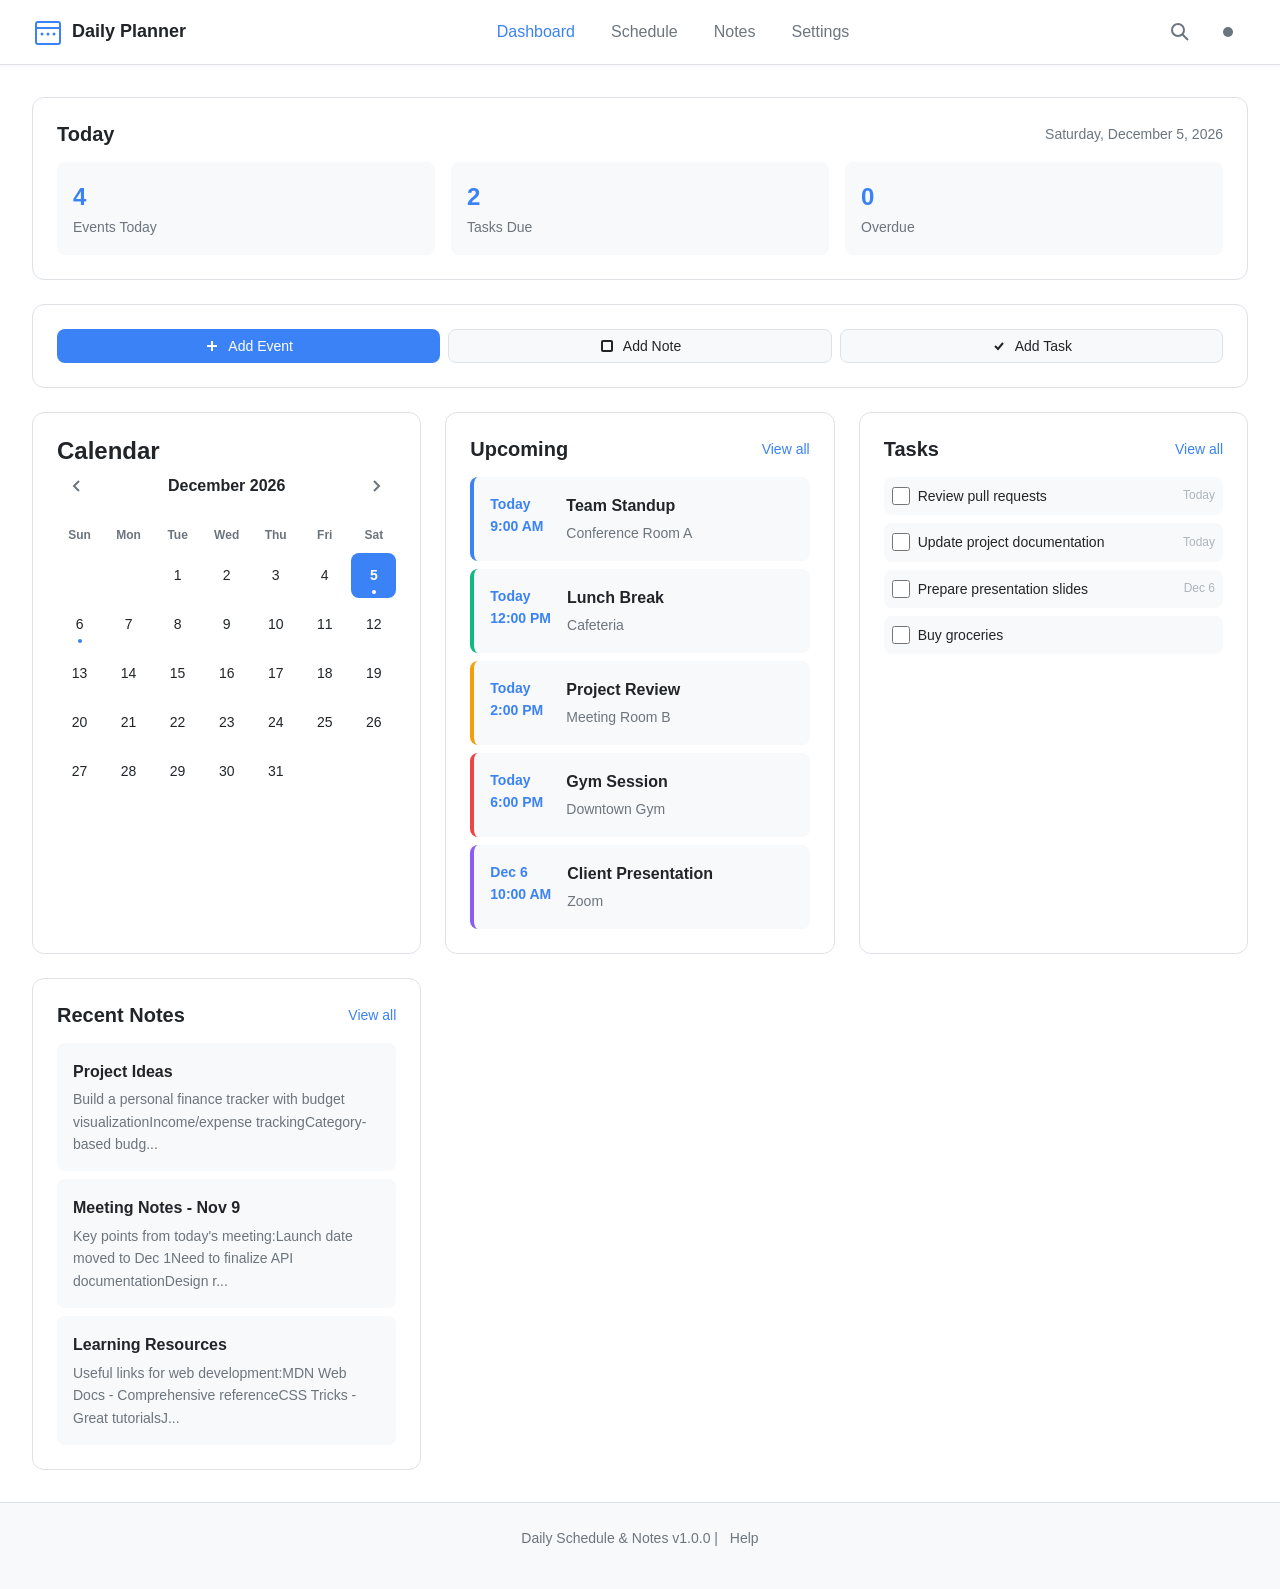
<file: index.html>
<!DOCTYPE html>
<html lang="en">
  <head>
    <meta charset="UTF-8" />
    <meta name="viewport" content="width=device-width, initial-scale=1.0" />
    <meta
      name="description"
      content="Daily Schedule & Notes - Your personal organizer"
    />
    <title>Dashboard - Daily Schedule & Notes</title>
    <link rel="stylesheet" href="assets/css/base.css" />
    <link rel="stylesheet" href="assets/css/theme.css" />
    <link rel="stylesheet" href="assets/css/components.css" />
    <link rel="stylesheet" href="assets/css/pages.css" />
  </head>
  <body>
    <!--
    DAILY SCHEDULE & NOTES v1.0.0
    
    FEATURES:
    - Multi-page personal organizer with events, notes, and tasks
    - Fully offline with localStorage persistence
    - Responsive design (mobile-first, 360px to desktop)
    - WCAG 2.1 AA accessibility compliance
    - Keyboard navigation (Tab, Shift+Tab, Enter, Esc, Arrow keys)
    
    KEYBOARD SHORTCUTS:
    - Ctrl/Cmd + K: Global search
    - Ctrl/Cmd + N: New event/note (contextual)
    - Esc: Close modal/dialog
    - Tab/Shift+Tab: Navigate elements
    - Arrow keys: Navigate calendar days/weeks
    - Space: Toggle checkboxes
    - Enter: Confirm/submit forms
  -->

    <!-- Header with Navigation -->
    <header class="header" role="banner">
      <div class="header-content">
        <div class="logo">
          <svg
            class="logo-icon"
            width="32"
            height="32"
            viewBox="0 0 32 32"
            aria-hidden="true"
          >
            <rect
              x="4"
              y="6"
              width="24"
              height="22"
              rx="2"
              fill="none"
              stroke="currentColor"
              stroke-width="2"
            />
            <line
              x1="4"
              y1="12"
              x2="28"
              y2="12"
              stroke="currentColor"
              stroke-width="2"
            />
            <circle cx="10" cy="18" r="1.5" fill="currentColor" />
            <circle cx="16" cy="18" r="1.5" fill="currentColor" />
            <circle cx="22" cy="18" r="1.5" fill="currentColor" />
          </svg>
          <h1 class="logo-text">Daily Planner</h1>
        </div>

        <nav class="main-nav" role="navigation" aria-label="Main navigation">
          <a href="index.html" class="nav-link active" aria-current="page"
            >Dashboard</a
          >
          <a href="schedule.html" class="nav-link">Schedule</a>
          <a href="notes.html" class="nav-link">Notes</a>
          <a href="settings.html" class="nav-link">Settings</a>
        </nav>

        <div class="header-actions">
          <button
            class="btn-icon"
            id="searchBtn"
            aria-label="Search"
            title="Search (Ctrl+K)"
          >
            <svg width="20" height="20" viewBox="0 0 20 20" aria-hidden="true">
              <circle
                cx="8"
                cy="8"
                r="6"
                fill="none"
                stroke="currentColor"
                stroke-width="2"
              />
              <line
                x1="12.5"
                y1="12.5"
                x2="18"
                y2="18"
                stroke="currentColor"
                stroke-width="2"
              />
            </svg>
          </button>
          <button
            class="btn-icon"
            id="themeToggle"
            aria-label="Toggle theme"
            title="Toggle dark mode"
          >
            <svg width="20" height="20" viewBox="0 0 20 20" aria-hidden="true">
              <circle cx="10" cy="10" r="5" fill="currentColor" />
            </svg>
          </button>
        </div>
      </div>
    </header>

    <!-- Main Content -->
    <main class="main-content" role="main">
      <div class="dashboard-container">
        <!-- Today's Summary -->
        <section class="dashboard-section" aria-labelledby="today-heading">
          <div class="section-header">
            <h2 id="today-heading">Today</h2>
            <p class="today-date" id="todayDate"></p>
          </div>
          <div class="today-summary" id="todaySummary">
            <!-- Populated by JS -->
          </div>
        </section>

        <!-- Quick Add Section -->
        <section
          class="dashboard-section quick-add-section"
          aria-labelledby="quick-add-heading"
        >
          <h2 id="quick-add-heading" class="sr-only">Quick add</h2>
          <div class="quick-add-buttons">
            <button class="btn btn-primary" id="quickAddEvent">
              <svg
                width="16"
                height="16"
                viewBox="0 0 16 16"
                aria-hidden="true"
              >
                <line
                  x1="8"
                  y1="3"
                  x2="8"
                  y2="13"
                  stroke="currentColor"
                  stroke-width="2"
                />
                <line
                  x1="3"
                  y1="8"
                  x2="13"
                  y2="8"
                  stroke="currentColor"
                  stroke-width="2"
                />
              </svg>
              Add Event
            </button>
            <button class="btn btn-secondary" id="quickAddNote">
              <svg
                width="16"
                height="16"
                viewBox="0 0 16 16"
                aria-hidden="true"
              >
                <rect
                  x="3"
                  y="3"
                  width="10"
                  height="10"
                  rx="1"
                  fill="none"
                  stroke="currentColor"
                  stroke-width="2"
                />
              </svg>
              Add Note
            </button>
            <button class="btn btn-secondary" id="quickAddTask">
              <svg
                width="16"
                height="16"
                viewBox="0 0 16 16"
                aria-hidden="true"
              >
                <polyline
                  points="4,8 7,11 12,5"
                  fill="none"
                  stroke="currentColor"
                  stroke-width="2"
                />
              </svg>
              Add Task
            </button>
          </div>
        </section>

        <!-- Mini Calendar -->
        <section class="dashboard-section" aria-labelledby="calendar-heading">
          <h2 id="calendar-heading">Calendar</h2>
          <div class="mini-calendar" id="miniCalendar">
            <!-- Populated by JS -->
          </div>
        </section>

        <!-- Upcoming Events -->
        <section class="dashboard-section" aria-labelledby="upcoming-heading">
          <div class="section-header">
            <h2 id="upcoming-heading">Upcoming</h2>
            <a href="schedule.html" class="link-text">View all</a>
          </div>
          <div class="upcoming-list" id="upcomingList">
            <!-- Populated by JS -->
          </div>
        </section>

        <!-- Tasks Overview -->
        <section class="dashboard-section" aria-labelledby="tasks-heading">
          <div class="section-header">
            <h2 id="tasks-heading">Tasks</h2>
            <a href="notes.html?tab=tasks" class="link-text">View all</a>
          </div>
          <div class="tasks-preview" id="tasksPreview">
            <!-- Populated by JS -->
          </div>
        </section>

        <!-- Recent Notes -->
        <section class="dashboard-section" aria-labelledby="notes-heading">
          <div class="section-header">
            <h2 id="notes-heading">Recent Notes</h2>
            <a href="notes.html" class="link-text">View all</a>
          </div>
          <div class="notes-preview" id="notesPreview">
            <!-- Populated by JS -->
          </div>
        </section>
      </div>
    </main>

    <!-- Footer -->
    <footer class="footer" role="contentinfo">
      <p>
        Daily Schedule & Notes v1.0.0 |
        <a href="#help" class="footer-link">Help</a>
      </p>
    </footer>

    <!-- Mobile Bottom Nav -->
    <nav class="mobile-nav" role="navigation" aria-label="Mobile navigation">
      <a href="index.html" class="mobile-nav-item active" aria-current="page">
        <svg width="24" height="24" viewBox="0 0 24 24" aria-hidden="true">
          <path
            d="M3 9l9-7 9 7v11a2 2 0 0 1-2 2H5a2 2 0 0 1-2-2z"
            fill="none"
            stroke="currentColor"
            stroke-width="2"
          />
        </svg>
        <span>Home</span>
      </a>
      <a href="schedule.html" class="mobile-nav-item">
        <svg width="24" height="24" viewBox="0 0 24 24" aria-hidden="true">
          <rect
            x="3"
            y="4"
            width="18"
            height="18"
            rx="2"
            fill="none"
            stroke="currentColor"
            stroke-width="2"
          />
          <line
            x1="3"
            y1="10"
            x2="21"
            y2="10"
            stroke="currentColor"
            stroke-width="2"
          />
        </svg>
        <span>Schedule</span>
      </a>
      <a href="notes.html" class="mobile-nav-item">
        <svg width="24" height="24" viewBox="0 0 24 24" aria-hidden="true">
          <path
            d="M14 2H6a2 2 0 0 0-2 2v16a2 2 0 0 0 2 2h12a2 2 0 0 0 2-2V8z"
            fill="none"
            stroke="currentColor"
            stroke-width="2"
          />
          <polyline
            points="14,2 14,8 20,8"
            fill="none"
            stroke="currentColor"
            stroke-width="2"
          />
        </svg>
        <span>Notes</span>
      </a>
      <a href="settings.html" class="mobile-nav-item">
        <svg width="24" height="24" viewBox="0 0 24 24" aria-hidden="true">
          <circle
            cx="12"
            cy="12"
            r="3"
            fill="none"
            stroke="currentColor"
            stroke-width="2"
          />
          <path
            d="M12 1v6m0 6v10M1 12h6m6 0h10"
            stroke="currentColor"
            stroke-width="2"
          />
        </svg>
        <span>Settings</span>
      </a>
    </nav>

    <!-- Toast Container -->
    <div
      id="toastContainer"
      class="toast-container"
      role="status"
      aria-live="polite"
      aria-atomic="true"
    ></div>

    <!-- Modal Container -->
    <div id="modalContainer"></div>

    <!-- Scripts -->
    <script type="module" src="assets/js/main.js"></script>
  </body>
</html>
</file>
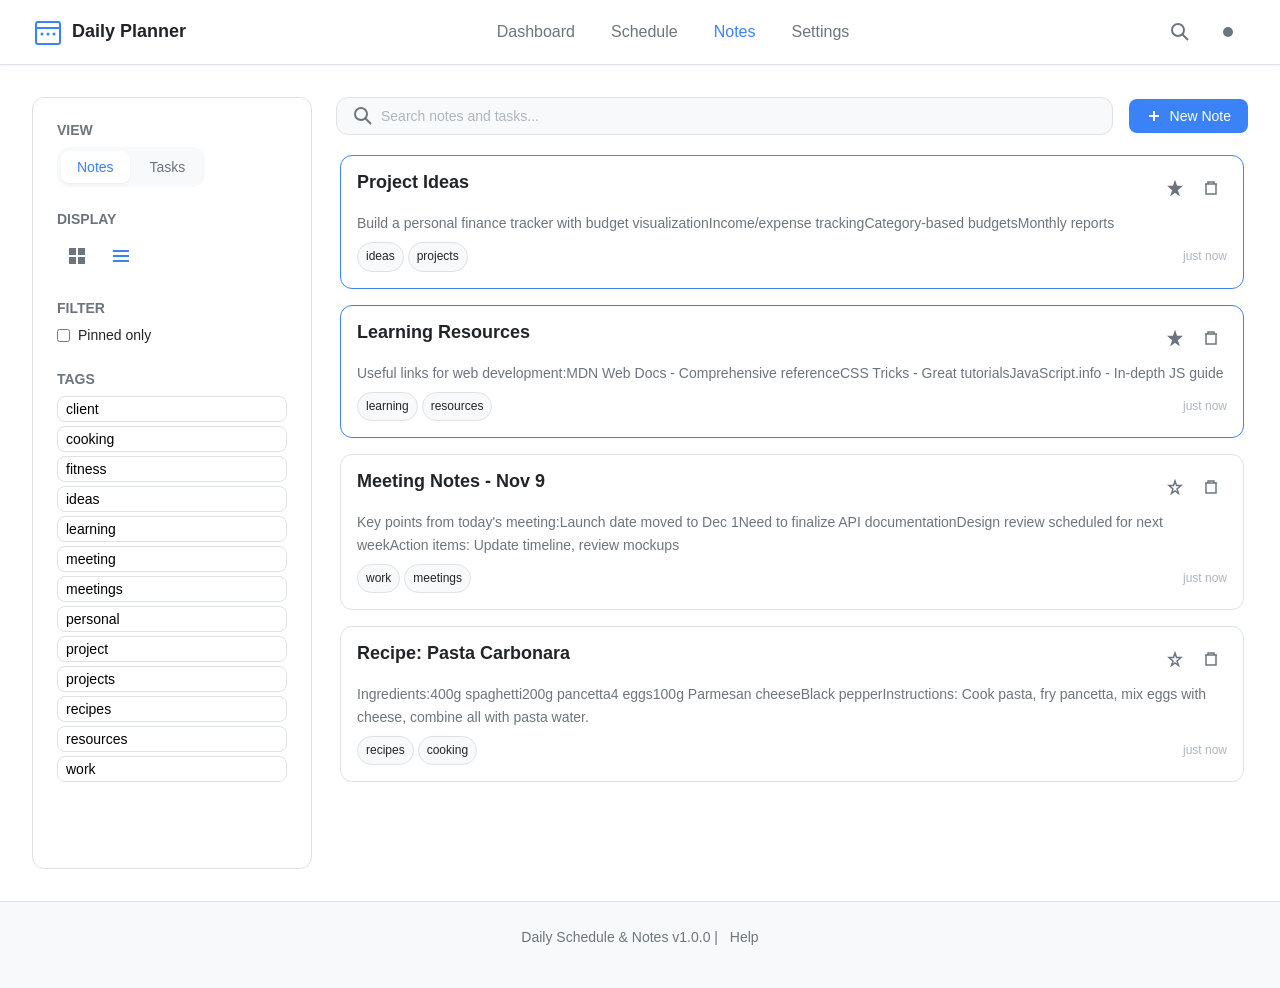
<file: notes.html>
<!DOCTYPE html>
<html lang="en">
  <head>
    <meta charset="UTF-8" />
    <meta name="viewport" content="width=device-width, initial-scale=1.0" />
    <meta name="description" content="Notes and tasks manager" />
    <title>Notes - Daily Schedule & Notes</title>
    <link rel="stylesheet" href="assets/css/base.css" />
    <link rel="stylesheet" href="assets/css/theme.css" />
    <link rel="stylesheet" href="assets/css/components.css" />
    <link rel="stylesheet" href="assets/css/pages.css" />
  </head>
  <body>
    <header class="header" role="banner">
      <div class="header-content">
        <div class="logo">
          <svg
            class="logo-icon"
            width="32"
            height="32"
            viewBox="0 0 32 32"
            aria-hidden="true"
          >
            <rect
              x="4"
              y="6"
              width="24"
              height="22"
              rx="2"
              fill="none"
              stroke="currentColor"
              stroke-width="2"
            />
            <line
              x1="4"
              y1="12"
              x2="28"
              y2="12"
              stroke="currentColor"
              stroke-width="2"
            />
            <circle cx="10" cy="18" r="1.5" fill="currentColor" />
            <circle cx="16" cy="18" r="1.5" fill="currentColor" />
            <circle cx="22" cy="18" r="1.5" fill="currentColor" />
          </svg>
          <h1 class="logo-text">Daily Planner</h1>
        </div>

        <nav class="main-nav" role="navigation" aria-label="Main navigation">
          <a href="index.html" class="nav-link">Dashboard</a>
          <a href="schedule.html" class="nav-link">Schedule</a>
          <a href="notes.html" class="nav-link active" aria-current="page"
            >Notes</a
          >
          <a href="settings.html" class="nav-link">Settings</a>
        </nav>

        <div class="header-actions">
          <button
            class="btn-icon"
            id="searchBtn"
            aria-label="Search"
            title="Search (Ctrl+K)"
          >
            <svg width="20" height="20" viewBox="0 0 20 20" aria-hidden="true">
              <circle
                cx="8"
                cy="8"
                r="6"
                fill="none"
                stroke="currentColor"
                stroke-width="2"
              />
              <line
                x1="12.5"
                y1="12.5"
                x2="18"
                y2="18"
                stroke="currentColor"
                stroke-width="2"
              />
            </svg>
          </button>
          <button
            class="btn-icon"
            id="themeToggle"
            aria-label="Toggle theme"
            title="Toggle dark mode"
          >
            <svg width="20" height="20" viewBox="0 0 20 20" aria-hidden="true">
              <circle cx="10" cy="10" r="5" fill="currentColor" />
            </svg>
          </button>
        </div>
      </div>
    </header>

    <main class="main-content" role="main">
      <div class="notes-container">
        <!-- Sidebar -->
        <aside
          class="notes-sidebar"
          role="complementary"
          aria-label="Notes filters"
        >
          <div class="sidebar-section">
            <h3>View</h3>
            <div class="view-toggle" role="tablist" aria-label="Content type">
              <button
                class="toggle-btn active"
                role="tab"
                aria-selected="true"
                id="notesTabBtn"
              >
                Notes
              </button>
              <button
                class="toggle-btn"
                role="tab"
                aria-selected="false"
                id="tasksTabBtn"
              >
                Tasks
              </button>
            </div>
          </div>

          <div class="sidebar-section">
            <h3>Display</h3>
            <div class="display-toggle">
              <button
                class="btn-icon"
                id="gridViewBtn"
                aria-label="Grid view"
                title="Grid view"
              >
                <svg
                  width="20"
                  height="20"
                  viewBox="0 0 20 20"
                  aria-hidden="true"
                >
                  <rect x="2" y="2" width="7" height="7" fill="currentColor" />
                  <rect x="11" y="2" width="7" height="7" fill="currentColor" />
                  <rect x="2" y="11" width="7" height="7" fill="currentColor" />
                  <rect
                    x="11"
                    y="11"
                    width="7"
                    height="7"
                    fill="currentColor"
                  />
                </svg>
              </button>
              <button
                class="btn-icon active"
                id="listViewBtn"
                aria-label="List view"
                title="List view"
              >
                <svg
                  width="20"
                  height="20"
                  viewBox="0 0 20 20"
                  aria-hidden="true"
                >
                  <line
                    x1="2"
                    y1="5"
                    x2="18"
                    y2="5"
                    stroke="currentColor"
                    stroke-width="2"
                  />
                  <line
                    x1="2"
                    y1="10"
                    x2="18"
                    y2="10"
                    stroke="currentColor"
                    stroke-width="2"
                  />
                  <line
                    x1="2"
                    y1="15"
                    x2="18"
                    y2="15"
                    stroke="currentColor"
                    stroke-width="2"
                  />
                </svg>
              </button>
            </div>
          </div>

          <div class="sidebar-section">
            <h3>Filter</h3>
            <div class="filter-group">
              <label class="checkbox-label">
                <input type="checkbox" id="filterPinned" />
                <span>Pinned only</span>
              </label>
            </div>
          </div>

          <div class="sidebar-section">
            <h3>Tags</h3>
            <div id="tagsList" class="tags-list">
              <!-- Populated by JS -->
            </div>
          </div>
        </aside>

        <!-- Main Content -->
        <div class="notes-main">
          <div class="notes-header">
            <div class="search-bar">
              <svg
                width="20"
                height="20"
                viewBox="0 0 20 20"
                aria-hidden="true"
              >
                <circle
                  cx="8"
                  cy="8"
                  r="6"
                  fill="none"
                  stroke="currentColor"
                  stroke-width="2"
                />
                <line
                  x1="12.5"
                  y1="12.5"
                  x2="18"
                  y2="18"
                  stroke="currentColor"
                  stroke-width="2"
                />
              </svg>
              <input
                type="search"
                id="notesSearch"
                placeholder="Search notes and tasks..."
                aria-label="Search notes and tasks"
              />
            </div>
            <button class="btn btn-primary" id="addNoteBtn">
              <svg
                width="16"
                height="16"
                viewBox="0 0 16 16"
                aria-hidden="true"
              >
                <line
                  x1="8"
                  y1="3"
                  x2="8"
                  y2="13"
                  stroke="currentColor"
                  stroke-width="2"
                />
                <line
                  x1="3"
                  y1="8"
                  x2="13"
                  y2="8"
                  stroke="currentColor"
                  stroke-width="2"
                />
              </svg>
              New Note
            </button>
          </div>

          <!-- Notes Tab Content -->
          <div id="notesContent" class="tab-content">
            <div id="notesGrid" class="notes-grid list-view">
              <!-- Populated by JS -->
            </div>
          </div>

          <!-- Tasks Tab Content -->
          <div id="tasksContent" class="tab-content hidden">
            <div class="tasks-controls">
              <button class="btn btn-primary" id="addTaskBtn">
                <svg
                  width="16"
                  height="16"
                  viewBox="0 0 16 16"
                  aria-hidden="true"
                >
                  <line
                    x1="8"
                    y1="3"
                    x2="8"
                    y2="13"
                    stroke="currentColor"
                    stroke-width="2"
                  />
                  <line
                    x1="3"
                    y1="8"
                    x2="13"
                    y2="8"
                    stroke="currentColor"
                    stroke-width="2"
                  />
                </svg>
                Add Task
              </button>
            </div>
            <div id="tasksList" class="tasks-list">
              <!-- Populated by JS -->
            </div>
          </div>
        </div>
      </div>
    </main>

    <footer class="footer" role="contentinfo">
      <p>
        Daily Schedule & Notes v1.0.0 |
        <a href="#help" class="footer-link">Help</a>
      </p>
    </footer>

    <nav class="mobile-nav" role="navigation" aria-label="Mobile navigation">
      <a href="index.html" class="mobile-nav-item">
        <svg width="24" height="24" viewBox="0 0 24 24" aria-hidden="true">
          <path
            d="M3 9l9-7 9 7v11a2 2 0 0 1-2 2H5a2 2 0 0 1-2-2z"
            fill="none"
            stroke="currentColor"
            stroke-width="2"
          />
        </svg>
        <span>Home</span>
      </a>
      <a href="schedule.html" class="mobile-nav-item">
        <svg width="24" height="24" viewBox="0 0 24 24" aria-hidden="true">
          <rect
            x="3"
            y="4"
            width="18"
            height="18"
            rx="2"
            fill="none"
            stroke="currentColor"
            stroke-width="2"
          />
          <line
            x1="3"
            y1="10"
            x2="21"
            y2="10"
            stroke="currentColor"
            stroke-width="2"
          />
        </svg>
        <span>Schedule</span>
      </a>
      <a href="notes.html" class="mobile-nav-item active" aria-current="page">
        <svg width="24" height="24" viewBox="0 0 24 24" aria-hidden="true">
          <path
            d="M14 2H6a2 2 0 0 0-2 2v16a2 2 0 0 0 2 2h12a2 2 0 0 0 2-2V8z"
            fill="none"
            stroke="currentColor"
            stroke-width="2"
          />
          <polyline
            points="14,2 14,8 20,8"
            fill="none"
            stroke="currentColor"
            stroke-width="2"
          />
        </svg>
        <span>Notes</span>
      </a>
      <a href="settings.html" class="mobile-nav-item">
        <svg width="24" height="24" viewBox="0 0 24 24" aria-hidden="true">
          <circle
            cx="12"
            cy="12"
            r="3"
            fill="none"
            stroke="currentColor"
            stroke-width="2"
          />
          <path
            d="M12 1v6m0 6v10M1 12h6m6 0h10"
            stroke="currentColor"
            stroke-width="2"
          />
        </svg>
        <span>Settings</span>
      </a>
    </nav>

    <div
      id="toastContainer"
      class="toast-container"
      role="status"
      aria-live="polite"
      aria-atomic="true"
    ></div>
    <div id="modalContainer"></div>

    <script type="module" src="assets/js/main.js"></script>
  </body>
</html>
</file>
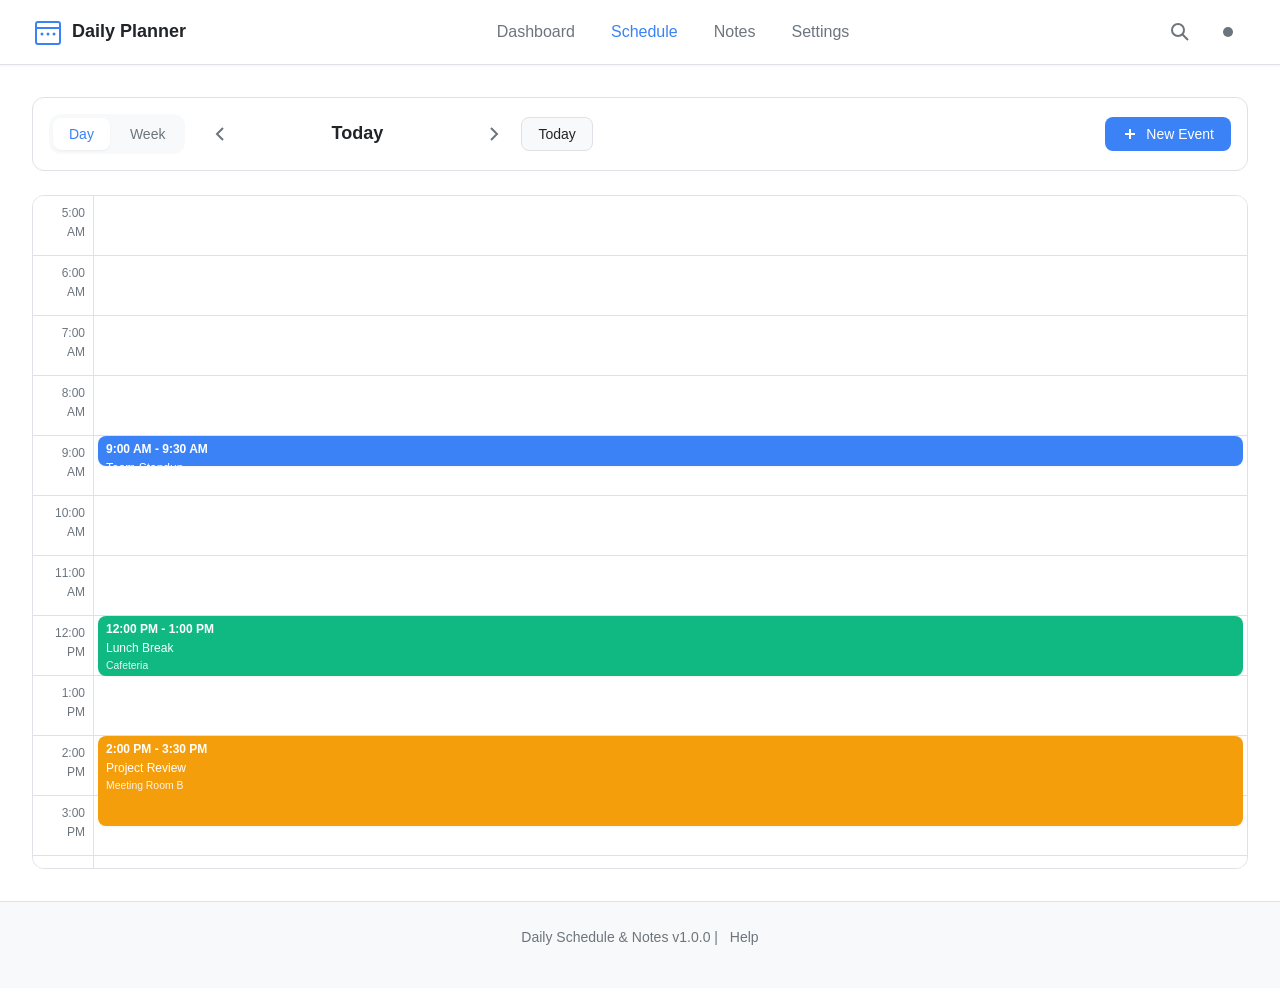
<file: schedule.html>
<!DOCTYPE html>
<html lang="en">
  <head>
    <meta charset="UTF-8" />
    <meta name="viewport" content="width=device-width, initial-scale=1.0" />
    <meta
      name="description"
      content="Schedule planner with daily and weekly views"
    />
    <title>Schedule - Daily Schedule & Notes</title>
    <link rel="stylesheet" href="assets/css/base.css" />
    <link rel="stylesheet" href="assets/css/theme.css" />
    <link rel="stylesheet" href="assets/css/components.css" />
    <link rel="stylesheet" href="assets/css/pages.css" />
  </head>
  <body>
    <header class="header" role="banner">
      <div class="header-content">
        <div class="logo">
          <svg
            class="logo-icon"
            width="32"
            height="32"
            viewBox="0 0 32 32"
            aria-hidden="true"
          >
            <rect
              x="4"
              y="6"
              width="24"
              height="22"
              rx="2"
              fill="none"
              stroke="currentColor"
              stroke-width="2"
            />
            <line
              x1="4"
              y1="12"
              x2="28"
              y2="12"
              stroke="currentColor"
              stroke-width="2"
            />
            <circle cx="10" cy="18" r="1.5" fill="currentColor" />
            <circle cx="16" cy="18" r="1.5" fill="currentColor" />
            <circle cx="22" cy="18" r="1.5" fill="currentColor" />
          </svg>
          <h1 class="logo-text">Daily Planner</h1>
        </div>

        <nav class="main-nav" role="navigation" aria-label="Main navigation">
          <a href="index.html" class="nav-link">Dashboard</a>
          <a href="schedule.html" class="nav-link active" aria-current="page"
            >Schedule</a
          >
          <a href="notes.html" class="nav-link">Notes</a>
          <a href="settings.html" class="nav-link">Settings</a>
        </nav>

        <div class="header-actions">
          <button
            class="btn-icon"
            id="searchBtn"
            aria-label="Search"
            title="Search (Ctrl+K)"
          >
            <svg width="20" height="20" viewBox="0 0 20 20" aria-hidden="true">
              <circle
                cx="8"
                cy="8"
                r="6"
                fill="none"
                stroke="currentColor"
                stroke-width="2"
              />
              <line
                x1="12.5"
                y1="12.5"
                x2="18"
                y2="18"
                stroke="currentColor"
                stroke-width="2"
              />
            </svg>
          </button>
          <button
            class="btn-icon"
            id="themeToggle"
            aria-label="Toggle theme"
            title="Toggle dark mode"
          >
            <svg width="20" height="20" viewBox="0 0 20 20" aria-hidden="true">
              <circle cx="10" cy="10" r="5" fill="currentColor" />
            </svg>
          </button>
        </div>
      </div>
    </header>

    <main class="main-content" role="main">
      <div class="schedule-container">
        <!-- Schedule Controls -->
        <div class="schedule-controls">
          <div class="view-toggle" role="tablist" aria-label="Calendar view">
            <button
              class="toggle-btn active"
              role="tab"
              aria-selected="true"
              aria-controls="dayView"
              id="dayViewBtn"
            >
              Day
            </button>
            <button
              class="toggle-btn"
              role="tab"
              aria-selected="false"
              aria-controls="weekView"
              id="weekViewBtn"
            >
              Week
            </button>
          </div>

          <div class="date-navigation">
            <button
              class="btn-icon"
              id="prevPeriod"
              aria-label="Previous period"
            >
              <svg
                width="20"
                height="20"
                viewBox="0 0 20 20"
                aria-hidden="true"
              >
                <polyline
                  points="12,4 6,10 12,16"
                  fill="none"
                  stroke="currentColor"
                  stroke-width="2"
                />
              </svg>
            </button>
            <h2 id="currentPeriod" class="current-period">Today</h2>
            <button class="btn-icon" id="nextPeriod" aria-label="Next period">
              <svg
                width="20"
                height="20"
                viewBox="0 0 20 20"
                aria-hidden="true"
              >
                <polyline
                  points="8,4 14,10 8,16"
                  fill="none"
                  stroke="currentColor"
                  stroke-width="2"
                />
              </svg>
            </button>
            <button class="btn btn-secondary" id="todayBtn">Today</button>
          </div>

          <button class="btn btn-primary" id="addEventBtn">
            <svg width="16" height="16" viewBox="0 0 16 16" aria-hidden="true">
              <line
                x1="8"
                y1="3"
                x2="8"
                y2="13"
                stroke="currentColor"
                stroke-width="2"
              />
              <line
                x1="3"
                y1="8"
                x2="13"
                y2="8"
                stroke="currentColor"
                stroke-width="2"
              />
            </svg>
            New Event
          </button>
        </div>

        <!-- Day View -->
        <div
          id="dayView"
          class="calendar-view day-view"
          role="tabpanel"
          aria-labelledby="dayViewBtn"
        >
          <div class="time-grid" id="timeGrid">
            <!-- Populated by JS -->
          </div>
        </div>

        <!-- Week View -->
        <div
          id="weekView"
          class="calendar-view week-view hidden"
          role="tabpanel"
          aria-labelledby="weekViewBtn"
        >
          <div class="week-grid" id="weekGrid">
            <!-- Populated by JS -->
          </div>
        </div>
      </div>
    </main>

    <footer class="footer" role="contentinfo">
      <p>
        Daily Schedule & Notes v1.0.0 |
        <a href="#help" class="footer-link">Help</a>
      </p>
    </footer>

    <nav class="mobile-nav" role="navigation" aria-label="Mobile navigation">
      <a href="index.html" class="mobile-nav-item">
        <svg width="24" height="24" viewBox="0 0 24 24" aria-hidden="true">
          <path
            d="M3 9l9-7 9 7v11a2 2 0 0 1-2 2H5a2 2 0 0 1-2-2z"
            fill="none"
            stroke="currentColor"
            stroke-width="2"
          />
        </svg>
        <span>Home</span>
      </a>
      <a
        href="schedule.html"
        class="mobile-nav-item active"
        aria-current="page"
      >
        <svg width="24" height="24" viewBox="0 0 24 24" aria-hidden="true">
          <rect
            x="3"
            y="4"
            width="18"
            height="18"
            rx="2"
            fill="none"
            stroke="currentColor"
            stroke-width="2"
          />
          <line
            x1="3"
            y1="10"
            x2="21"
            y2="10"
            stroke="currentColor"
            stroke-width="2"
          />
        </svg>
        <span>Schedule</span>
      </a>
      <a href="notes.html" class="mobile-nav-item">
        <svg width="24" height="24" viewBox="0 0 24 24" aria-hidden="true">
          <path
            d="M14 2H6a2 2 0 0 0-2 2v16a2 2 0 0 0 2 2h12a2 2 0 0 0 2-2V8z"
            fill="none"
            stroke="currentColor"
            stroke-width="2"
          />
          <polyline
            points="14,2 14,8 20,8"
            fill="none"
            stroke="currentColor"
            stroke-width="2"
          />
        </svg>
        <span>Notes</span>
      </a>
      <a href="settings.html" class="mobile-nav-item">
        <svg width="24" height="24" viewBox="0 0 24 24" aria-hidden="true">
          <circle
            cx="12"
            cy="12"
            r="3"
            fill="none"
            stroke="currentColor"
            stroke-width="2"
          />
          <path
            d="M12 1v6m0 6v10M1 12h6m6 0h10"
            stroke="currentColor"
            stroke-width="2"
          />
        </svg>
        <span>Settings</span>
      </a>
    </nav>

    <div
      id="toastContainer"
      class="toast-container"
      role="status"
      aria-live="polite"
      aria-atomic="true"
    ></div>
    <div id="modalContainer"></div>

    <script type="module" src="assets/js/main.js"></script>
  </body>
</html>
</file>
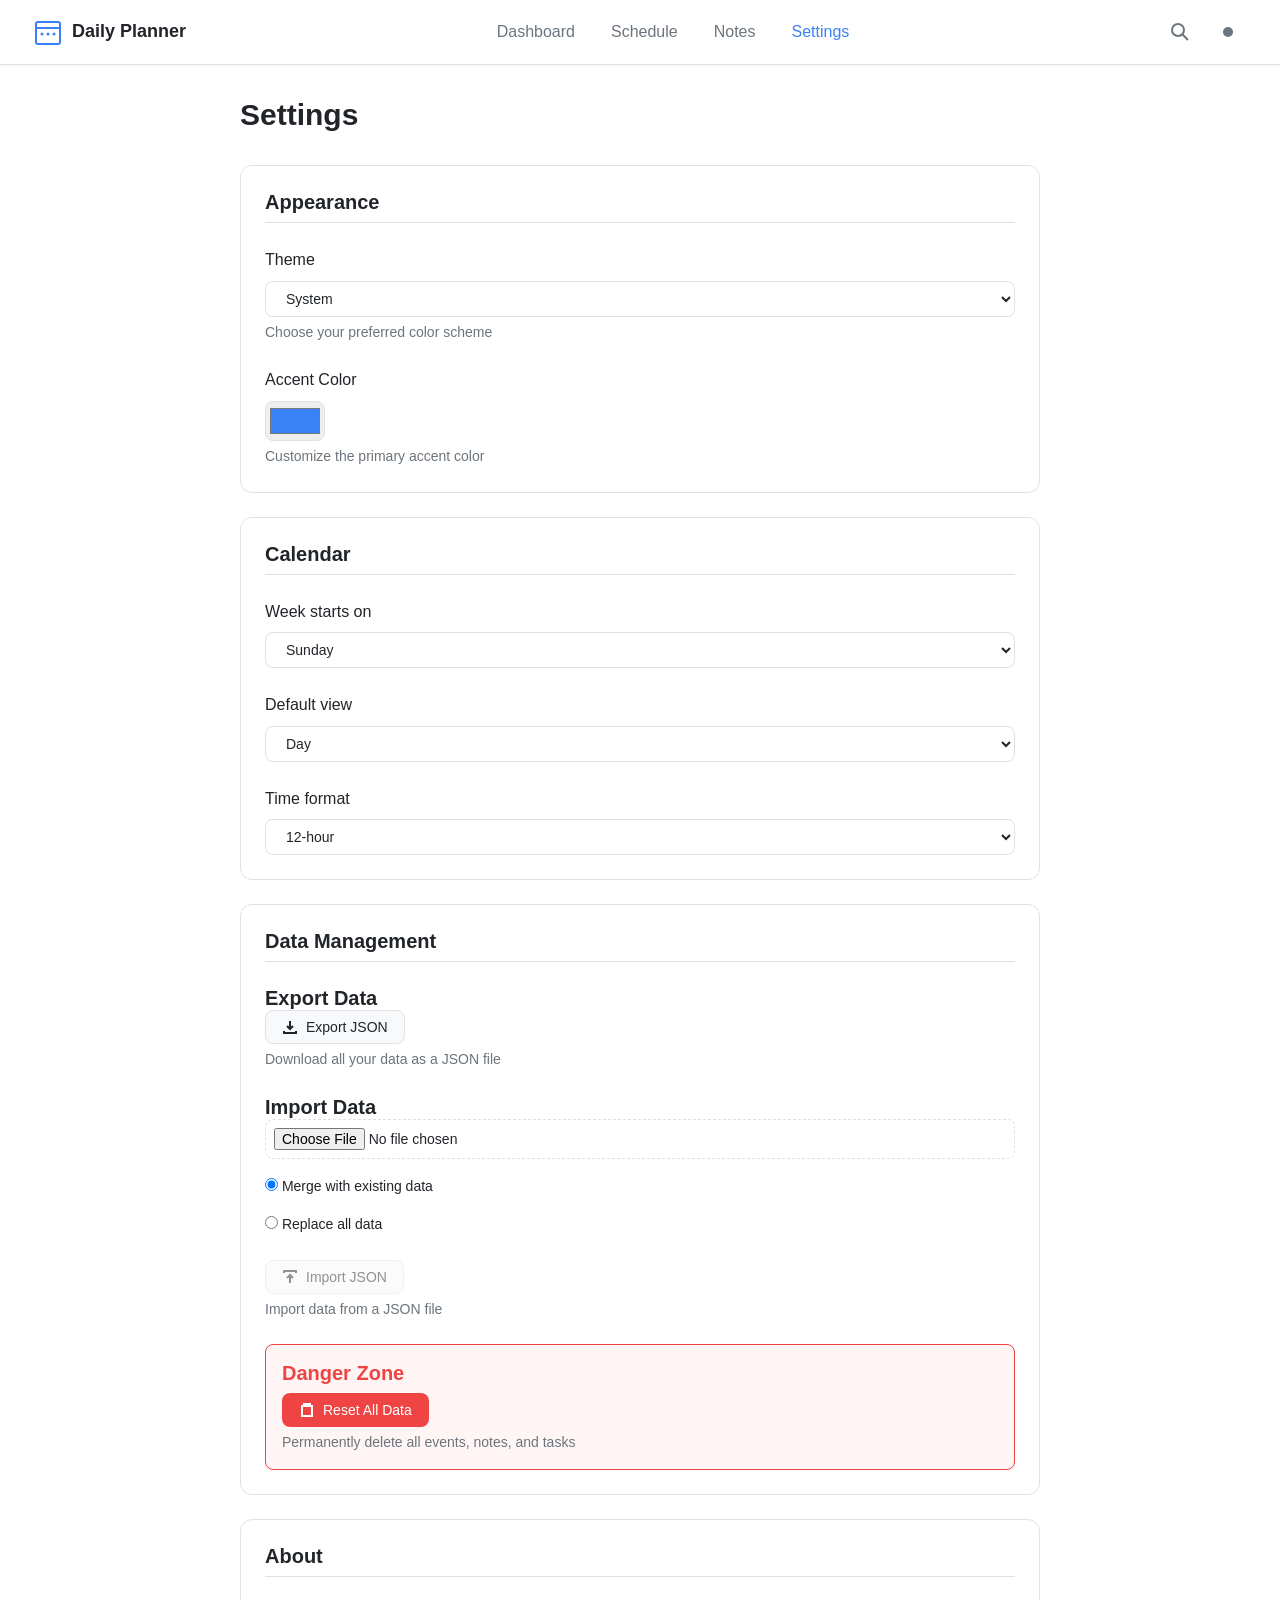
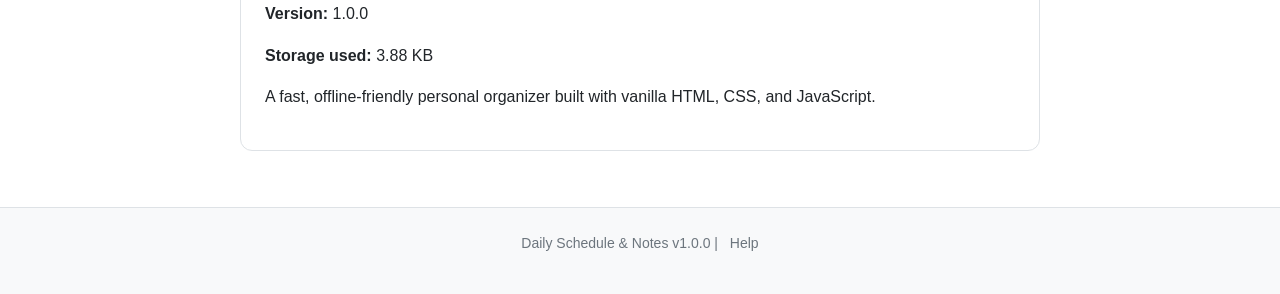
<file: settings.html>
<!DOCTYPE html>
<html lang="en">
  <head>
    <meta charset="UTF-8" />
    <meta name="viewport" content="width=device-width, initial-scale=1.0" />
    <meta
      name="description"
      content="Application settings and data management"
    />
    <title>Settings - Daily Schedule & Notes</title>
    <link rel="stylesheet" href="assets/css/base.css" />
    <link rel="stylesheet" href="assets/css/theme.css" />
    <link rel="stylesheet" href="assets/css/components.css" />
    <link rel="stylesheet" href="assets/css/pages.css" />
  </head>
  <body>
    <header class="header" role="banner">
      <div class="header-content">
        <div class="logo">
          <svg
            class="logo-icon"
            width="32"
            height="32"
            viewBox="0 0 32 32"
            aria-hidden="true"
          >
            <rect
              x="4"
              y="6"
              width="24"
              height="22"
              rx="2"
              fill="none"
              stroke="currentColor"
              stroke-width="2"
            />
            <line
              x1="4"
              y1="12"
              x2="28"
              y2="12"
              stroke="currentColor"
              stroke-width="2"
            />
            <circle cx="10" cy="18" r="1.5" fill="currentColor" />
            <circle cx="16" cy="18" r="1.5" fill="currentColor" />
            <circle cx="22" cy="18" r="1.5" fill="currentColor" />
          </svg>
          <h1 class="logo-text">Daily Planner</h1>
        </div>

        <nav class="main-nav" role="navigation" aria-label="Main navigation">
          <a href="index.html" class="nav-link">Dashboard</a>
          <a href="schedule.html" class="nav-link">Schedule</a>
          <a href="notes.html" class="nav-link">Notes</a>
          <a href="settings.html" class="nav-link active" aria-current="page"
            >Settings</a
          >
        </nav>

        <div class="header-actions">
          <button
            class="btn-icon"
            id="searchBtn"
            aria-label="Search"
            title="Search (Ctrl+K)"
          >
            <svg width="20" height="20" viewBox="0 0 20 20" aria-hidden="true">
              <circle
                cx="8"
                cy="8"
                r="6"
                fill="none"
                stroke="currentColor"
                stroke-width="2"
              />
              <line
                x1="12.5"
                y1="12.5"
                x2="18"
                y2="18"
                stroke="currentColor"
                stroke-width="2"
              />
            </svg>
          </button>
          <button
            class="btn-icon"
            id="themeToggle"
            aria-label="Toggle theme"
            title="Toggle dark mode"
          >
            <svg width="20" height="20" viewBox="0 0 20 20" aria-hidden="true">
              <circle cx="10" cy="10" r="5" fill="currentColor" />
            </svg>
          </button>
        </div>
      </div>
    </header>

    <main class="main-content" role="main">
      <div class="settings-container">
        <h1>Settings</h1>

        <!-- Appearance Settings -->
        <section class="settings-section" aria-labelledby="appearance-heading">
          <h2 id="appearance-heading">Appearance</h2>

          <div class="setting-item">
            <label for="themeSelect">Theme</label>
            <select id="themeSelect" class="select-input">
              <option value="light">Light</option>
              <option value="dark">Dark</option>
              <option value="system">System</option>
            </select>
            <p class="setting-description">
              Choose your preferred color scheme
            </p>
          </div>

          <div class="setting-item">
            <label for="accentColor">Accent Color</label>
            <input
              type="color"
              id="accentColor"
              class="color-input"
              value="#3b82f6"
            />
            <p class="setting-description">
              Customize the primary accent color
            </p>
          </div>
        </section>

        <!-- Calendar Settings -->
        <section class="settings-section" aria-labelledby="calendar-heading">
          <h2 id="calendar-heading">Calendar</h2>

          <div class="setting-item">
            <label for="weekStartsOn">Week starts on</label>
            <select id="weekStartsOn" class="select-input">
              <option value="0">Sunday</option>
              <option value="1">Monday</option>
            </select>
          </div>

          <div class="setting-item">
            <label for="defaultView">Default view</label>
            <select id="defaultView" class="select-input">
              <option value="day">Day</option>
              <option value="week">Week</option>
            </select>
          </div>

          <div class="setting-item">
            <label for="timeFormat">Time format</label>
            <select id="timeFormat" class="select-input">
              <option value="12">12-hour</option>
              <option value="24">24-hour</option>
            </select>
          </div>
        </section>

        <!-- Data Management -->
        <section class="settings-section" aria-labelledby="data-heading">
          <h2 id="data-heading">Data Management</h2>

          <div class="setting-item">
            <h3>Export Data</h3>
            <button class="btn btn-secondary" id="exportBtn">
              <svg
                width="16"
                height="16"
                viewBox="0 0 16 16"
                aria-hidden="true"
              >
                <path
                  d="M8 2v8m-3-3l3 3 3-3M2 12v2h12v-2"
                  stroke="currentColor"
                  stroke-width="2"
                  fill="none"
                />
              </svg>
              Export JSON
            </button>
            <p class="setting-description">
              Download all your data as a JSON file
            </p>
          </div>

          <div class="setting-item">
            <h3>Import Data</h3>
            <input
              type="file"
              id="importFile"
              accept=".json"
              class="file-input"
              aria-label="Select JSON file to import"
            />
            <div class="import-options">
              <label class="radio-label">
                <input type="radio" name="importMode" value="merge" checked />
                <span>Merge with existing data</span>
              </label>
              <label class="radio-label">
                <input type="radio" name="importMode" value="replace" />
                <span>Replace all data</span>
              </label>
            </div>
            <button class="btn btn-secondary" id="importBtn" disabled>
              <svg
                width="16"
                height="16"
                viewBox="0 0 16 16"
                aria-hidden="true"
              >
                <path
                  d="M8 14V6m-3 3l3-3 3 3M2 4v-2h12v2"
                  stroke="currentColor"
                  stroke-width="2"
                  fill="none"
                />
              </svg>
              Import JSON
            </button>
            <p class="setting-description">Import data from a JSON file</p>
          </div>

          <div class="setting-item danger-zone">
            <h3>Danger Zone</h3>
            <button class="btn btn-danger" id="resetBtn">
              <svg
                width="16"
                height="16"
                viewBox="0 0 16 16"
                aria-hidden="true"
              >
                <path
                  d="M2 4h12M5 4V2h6v2M3 4v10h10V4"
                  stroke="currentColor"
                  stroke-width="2"
                  fill="none"
                />
              </svg>
              Reset All Data
            </button>
            <p class="setting-description">
              Permanently delete all events, notes, and tasks
            </p>
          </div>
        </section>

        <!-- About -->
        <section class="settings-section" aria-labelledby="about-heading">
          <h2 id="about-heading">About</h2>
          <p><strong>Version:</strong> 1.0.0</p>
          <p>
            <strong>Storage used:</strong> <span id="storageUsed">0 KB</span>
          </p>
          <p>
            A fast, offline-friendly personal organizer built with vanilla HTML,
            CSS, and JavaScript.
          </p>
        </section>
      </div>
    </main>

    <footer class="footer" role="contentinfo">
      <p>
        Daily Schedule & Notes v1.0.0 |
        <a href="#help" class="footer-link">Help</a>
      </p>
    </footer>

    <nav class="mobile-nav" role="navigation" aria-label="Mobile navigation">
      <a href="index.html" class="mobile-nav-item">
        <svg width="24" height="24" viewBox="0 0 24 24" aria-hidden="true">
          <path
            d="M3 9l9-7 9 7v11a2 2 0 0 1-2 2H5a2 2 0 0 1-2-2z"
            fill="none"
            stroke="currentColor"
            stroke-width="2"
          />
        </svg>
        <span>Home</span>
      </a>
      <a href="schedule.html" class="mobile-nav-item">
        <svg width="24" height="24" viewBox="0 0 24 24" aria-hidden="true">
          <rect
            x="3"
            y="4"
            width="18"
            height="18"
            rx="2"
            fill="none"
            stroke="currentColor"
            stroke-width="2"
          />
          <line
            x1="3"
            y1="10"
            x2="21"
            y2="10"
            stroke="currentColor"
            stroke-width="2"
          />
        </svg>
        <span>Schedule</span>
      </a>
      <a href="notes.html" class="mobile-nav-item">
        <svg width="24" height="24" viewBox="0 0 24 24" aria-hidden="true">
          <path
            d="M14 2H6a2 2 0 0 0-2 2v16a2 2 0 0 0 2 2h12a2 2 0 0 0 2-2V8z"
            fill="none"
            stroke="currentColor"
            stroke-width="2"
          />
          <polyline
            points="14,2 14,8 20,8"
            fill="none"
            stroke="currentColor"
            stroke-width="2"
          />
        </svg>
        <span>Notes</span>
      </a>
      <a
        href="settings.html"
        class="mobile-nav-item active"
        aria-current="page"
      >
        <svg width="24" height="24" viewBox="0 0 24 24" aria-hidden="true">
          <circle
            cx="12"
            cy="12"
            r="3"
            fill="none"
            stroke="currentColor"
            stroke-width="2"
          />
          <path
            d="M12 1v6m0 6v10M1 12h6m6 0h10"
            stroke="currentColor"
            stroke-width="2"
          />
        </svg>
        <span>Settings</span>
      </a>
    </nav>

    <div
      id="toastContainer"
      class="toast-container"
      role="status"
      aria-live="polite"
      aria-atomic="true"
    ></div>
    <div id="modalContainer"></div>

    <script type="module" src="assets/js/main.js"></script>
  </body>
</html>
</file>
<file: assets/css/base.css>
/**
 * BASE.CSS
 * Core styles, reset, typography, and CSS custom properties
 */

/* Modern CSS Reset */
*,
*::before,
*::after {
  box-sizing: border-box;
  margin: 0;
  padding: 0;
}

html {
  font-size: 16px;
  -webkit-font-smoothing: antialiased;
  -moz-osx-font-smoothing: grayscale;
}

body {
  font-family: -apple-system, BlinkMacSystemFont, "Segoe UI", Roboto, Oxygen,
    Ubuntu, Cantarell, sans-serif;
  line-height: 1.6;
  color: var(--text-primary);
  background-color: var(--bg-primary);
  overflow-x: hidden;
  min-height: 100vh;
  display: flex;
  flex-direction: column;
}

/* CSS Custom Properties (Light Theme Default) */
:root {
  /* Colors - Light Theme */
  --bg-primary: #ffffff;
  --bg-secondary: #f8f9fa;
  --bg-tertiary: #e9ecef;
  --text-primary: #212529;
  --text-secondary: #6c757d;
  --text-tertiary: #adb5bd;
  --border-color: #dee2e6;
  --accent: #3b82f6;
  --accent-hover: #2563eb;
  --accent-light: #dbeafe;
  --success: #10b981;
  --warning: #f59e0b;
  --danger: #ef4444;
  --info: #06b6d4;

  /* Shadows */
  --shadow-sm: 0 1px 2px rgba(0, 0, 0, 0.05);
  --shadow-md: 0 4px 6px rgba(0, 0, 0, 0.1);
  --shadow-lg: 0 10px 15px rgba(0, 0, 0, 0.1);
  --shadow-xl: 0 20px 25px rgba(0, 0, 0, 0.1);

  /* Spacing Scale */
  --space-xs: 0.25rem;
  --space-sm: 0.5rem;
  --space-md: 1rem;
  --space-lg: 1.5rem;
  --space-xl: 2rem;
  --space-2xl: 3rem;

  /* Border Radius */
  --radius-sm: 0.25rem;
  --radius-md: 0.5rem;
  --radius-lg: 0.75rem;
  --radius-xl: 1rem;
  --radius-full: 9999px;

  /* Transitions */
  --transition-fast: 150ms ease;
  --transition-base: 250ms ease;
  --transition-slow: 350ms ease;

  /* Typography */
  --font-size-xs: 0.75rem;
  --font-size-sm: 0.875rem;
  --font-size-base: 1rem;
  --font-size-lg: 1.125rem;
  --font-size-xl: 1.25rem;
  --font-size-2xl: 1.5rem;
  --font-size-3xl: 1.875rem;
  --font-weight-normal: 400;
  --font-weight-medium: 500;
  --font-weight-semibold: 600;
  --font-weight-bold: 700;

  /* Layout */
  --header-height: 64px;
  --mobile-nav-height: 60px;
  --sidebar-width: 280px;
  --container-max-width: 1400px;

  /* Z-index Scale */
  --z-dropdown: 1000;
  --z-sticky: 1020;
  --z-fixed: 1030;
  --z-modal-backdrop: 1040;
  --z-modal: 1050;
  --z-toast: 1060;
}

/* Dark Theme */
[data-theme="dark"] {
  --bg-primary: #1a1a1a;
  --bg-secondary: #2d2d2d;
  --bg-tertiary: #404040;
  --text-primary: #f8f9fa;
  --text-secondary: #adb5bd;
  --text-tertiary: #6c757d;
  --border-color: #404040;
  --shadow-sm: 0 1px 2px rgba(0, 0, 0, 0.3);
  --shadow-md: 0 4px 6px rgba(0, 0, 0, 0.4);
  --shadow-lg: 0 10px 15px rgba(0, 0, 0, 0.5);
  --shadow-xl: 0 20px 25px rgba(0, 0, 0, 0.6);
}

/* Typography */
h1,
h2,
h3,
h4,
h5,
h6 {
  font-weight: var(--font-weight-semibold);
  line-height: 1.2;
  color: var(--text-primary);
}

h1 {
  font-size: var(--font-size-3xl);
}
h2 {
  font-size: var(--font-size-2xl);
}
h3 {
  font-size: var(--font-size-xl);
}
h4 {
  font-size: var(--font-size-lg);
}
h5 {
  font-size: var(--font-size-base);
}
h6 {
  font-size: var(--font-size-sm);
}

p {
  margin-bottom: var(--space-md);
}

a {
  color: var(--accent);
  text-decoration: none;
  transition: color var(--transition-fast);
}

a:hover {
  color: var(--accent-hover);
  text-decoration: underline;
}

a:focus-visible {
  outline: 2px solid var(--accent);
  outline-offset: 2px;
  border-radius: var(--radius-sm);
}

/* Lists */
ul,
ol {
  padding-left: var(--space-lg);
}

/* Screen Reader Only */
.sr-only {
  position: absolute;
  width: 1px;
  height: 1px;
  padding: 0;
  margin: -1px;
  overflow: hidden;
  clip: rect(0, 0, 0, 0);
  white-space: nowrap;
  border-width: 0;
}

/* Hidden */
.hidden {
  display: none !important;
}

/* Focus Styles */
:focus-visible {
  outline: 2px solid var(--accent);
  outline-offset: 2px;
}

/* Scrollbar Styles */
::-webkit-scrollbar {
  width: 8px;
  height: 8px;
}

::-webkit-scrollbar-track {
  background: var(--bg-secondary);
}

::-webkit-scrollbar-thumb {
  background: var(--border-color);
  border-radius: var(--radius-full);
}

::-webkit-scrollbar-thumb:hover {
  background: var(--text-tertiary);
}

/* Utility Classes */
.container {
  max-width: var(--container-max-width);
  margin: 0 auto;
  padding: 0 var(--space-md);
}

.flex {
  display: flex;
}

.flex-col {
  flex-direction: column;
}

.items-center {
  align-items: center;
}

.justify-center {
  justify-content: center;
}

.justify-between {
  justify-content: space-between;
}

.gap-sm {
  gap: var(--space-sm);
}
.gap-md {
  gap: var(--space-md);
}
.gap-lg {
  gap: var(--space-lg);
}

.mt-sm {
  margin-top: var(--space-sm);
}
.mt-md {
  margin-top: var(--space-md);
}
.mt-lg {
  margin-top: var(--space-lg);
}
.mb-sm {
  margin-bottom: var(--space-sm);
}
.mb-md {
  margin-bottom: var(--space-md);
}
.mb-lg {
  margin-bottom: var(--space-lg);
}

.p-sm {
  padding: var(--space-sm);
}
.p-md {
  padding: var(--space-md);
}
.p-lg {
  padding: var(--space-lg);
}

.text-center {
  text-align: center;
}
.text-right {
  text-align: right;
}

.font-normal {
  font-weight: var(--font-weight-normal);
}
.font-medium {
  font-weight: var(--font-weight-medium);
}
.font-semibold {
  font-weight: var(--font-weight-semibold);
}
.font-bold {
  font-weight: var(--font-weight-bold);
}

.text-xs {
  font-size: var(--font-size-xs);
}
.text-sm {
  font-size: var(--font-size-sm);
}
.text-base {
  font-size: var(--font-size-base);
}
.text-lg {
  font-size: var(--font-size-lg);
}

.text-primary {
  color: var(--text-primary);
}
.text-secondary {
  color: var(--text-secondary);
}
.text-tertiary {
  color: var(--text-tertiary);
}

/* Print Styles */
@media print {
  body {
    background: white;
    color: black;
  }

  .header,
  .footer,
  .mobile-nav,
  .btn,
  .header-actions,
  .schedule-controls button,
  .notes-sidebar,
  .notes-header button {
    display: none !important;
  }

  .main-content {
    margin: 0;
    padding: 0;
  }

  .calendar-view,
  .notes-grid {
    box-shadow: none;
  }

  * {
    -webkit-print-color-adjust: exact;
    print-color-adjust: exact;
  }
}
</file>
<file: assets/css/theme.css>
/**
 * THEME.CSS
 * Layout structure, header, footer, navigation
 */

/* Header */
.header {
  position: sticky;
  top: 0;
  z-index: var(--z-sticky);
  background: var(--bg-primary);
  border-bottom: 1px solid var(--border-color);
  box-shadow: var(--shadow-sm);
}

.header-content {
  max-width: var(--container-max-width);
  margin: 0 auto;
  padding: 0 var(--space-md);
  height: var(--header-height);
  display: flex;
  align-items: center;
  justify-content: space-between;
  gap: var(--space-lg);
}

/* Logo */
.logo {
  display: flex;
  align-items: center;
  gap: var(--space-sm);
  text-decoration: none;
  color: var(--text-primary);
}

.logo-icon {
  color: var(--accent);
  flex-shrink: 0;
}

.logo-text {
  font-size: var(--font-size-lg);
  font-weight: var(--font-weight-bold);
  margin: 0;
}

/* Main Navigation */
.main-nav {
  display: none;
  gap: var(--space-xs);
}

.nav-link {
  padding: var(--space-sm) var(--space-md);
  border-radius: var(--radius-md);
  color: var(--text-secondary);
  font-weight: var(--font-weight-medium);
  transition: all var(--transition-fast);
  text-decoration: none;
}

.nav-link:hover {
  color: var(--text-primary);
  background: var(--bg-secondary);
  text-decoration: none;
}

.nav-link.active {
  color: var(--accent);
  background: var(--accent-light);
}

/* Header Actions */
.header-actions {
  display: flex;
  align-items: center;
  gap: var(--space-sm);
}

/* Main Content */
.main-content {
  flex: 1;
  padding: var(--space-lg) var(--space-md);
  padding-bottom: calc(var(--mobile-nav-height) + var(--space-lg));
  max-width: var(--container-max-width);
  margin: 0 auto;
  width: 100%;
}

/* Footer */
.footer {
  background: var(--bg-secondary);
  border-top: 1px solid var(--border-color);
  padding: var(--space-lg) var(--space-md);
  text-align: center;
  color: var(--text-secondary);
  font-size: var(--font-size-sm);
  margin-bottom: var(--mobile-nav-height);
}

.footer-link {
  color: var(--text-secondary);
  margin-left: var(--space-sm);
}

.footer-link:hover {
  color: var(--accent);
}

/* Mobile Bottom Navigation */
.mobile-nav {
  position: fixed;
  bottom: 0;
  left: 0;
  right: 0;
  height: var(--mobile-nav-height);
  background: var(--bg-primary);
  border-top: 1px solid var(--border-color);
  display: flex;
  justify-content: space-around;
  align-items: center;
  z-index: var(--z-fixed);
  box-shadow: 0 -2px 10px rgba(0, 0, 0, 0.1);
}

.mobile-nav-item {
  display: flex;
  flex-direction: column;
  align-items: center;
  justify-content: center;
  gap: var(--space-xs);
  padding: var(--space-sm);
  color: var(--text-secondary);
  font-size: var(--font-size-xs);
  transition: color var(--transition-fast);
  text-decoration: none;
  flex: 1;
}

.mobile-nav-item:hover {
  color: var(--accent);
  text-decoration: none;
}

.mobile-nav-item.active {
  color: var(--accent);
}

.mobile-nav-item svg {
  width: 24px;
  height: 24px;
}

/* Responsive - Tablet & Desktop */
@media (min-width: 768px) {
  .main-nav {
    display: flex;
  }

  .mobile-nav {
    display: none;
  }

  .main-content {
    padding-bottom: var(--space-lg);
  }

  .footer {
    margin-bottom: 0;
  }
}

@media (min-width: 1024px) {
  .header-content {
    padding: 0 var(--space-xl);
  }

  .main-content {
    padding: var(--space-xl);
  }
}
</file>
<file: assets/css/components.css>
/**
 * COMPONENTS.CSS
 * Buttons, forms, modals, cards, toasts, and other reusable UI components
 */

/* Buttons */
.btn {
  display: inline-flex;
  align-items: center;
  justify-content: center;
  gap: var(--space-sm);
  padding: var(--space-sm) var(--space-md);
  font-size: var(--font-size-sm);
  font-weight: var(--font-weight-medium);
  border-radius: var(--radius-md);
  border: 1px solid transparent;
  cursor: pointer;
  transition: all var(--transition-fast);
  text-decoration: none;
  white-space: nowrap;
  background: transparent;
}

.btn:focus-visible {
  outline: 2px solid var(--accent);
  outline-offset: 2px;
}

.btn-primary {
  background: var(--accent);
  color: white;
}

.btn-primary:hover {
  background: var(--accent-hover);
}

.btn-secondary {
  background: var(--bg-secondary);
  color: var(--text-primary);
  border-color: var(--border-color);
}

.btn-secondary:hover {
  background: var(--bg-tertiary);
}

.btn-danger {
  background: var(--danger);
  color: white;
}

.btn-danger:hover {
  background: #dc2626;
}

.btn-icon {
  display: inline-flex;
  align-items: center;
  justify-content: center;
  width: 40px;
  height: 40px;
  padding: 0;
  border: none;
  background: transparent;
  color: var(--text-secondary);
  border-radius: var(--radius-md);
  cursor: pointer;
  transition: all var(--transition-fast);
}

.btn-icon:hover {
  background: var(--bg-secondary);
  color: var(--text-primary);
}

.btn-icon.active {
  background: var(--accent-light);
  color: var(--accent);
}

.btn:disabled,
.btn-icon:disabled {
  opacity: 0.5;
  cursor: not-allowed;
  pointer-events: none;
}

/* Form Controls */
.form-group {
  margin-bottom: var(--space-md);
}

.form-label {
  display: block;
  margin-bottom: var(--space-xs);
  font-size: var(--font-size-sm);
  font-weight: var(--font-weight-medium);
  color: var(--text-primary);
}

.form-input,
.select-input,
.textarea-input {
  width: 100%;
  padding: var(--space-sm) var(--space-md);
  font-size: var(--font-size-sm);
  border: 1px solid var(--border-color);
  border-radius: var(--radius-md);
  background: var(--bg-primary);
  color: var(--text-primary);
  transition: border-color var(--transition-fast);
}

.form-input:focus,
.select-input:focus,
.textarea-input:focus {
  outline: none;
  border-color: var(--accent);
  box-shadow: 0 0 0 3px var(--accent-light);
}

.textarea-input {
  min-height: 100px;
  resize: vertical;
  font-family: inherit;
}

.color-input {
  width: 60px;
  height: 40px;
  padding: 2px;
  border: 1px solid var(--border-color);
  border-radius: var(--radius-md);
  cursor: pointer;
}

.file-input {
  display: block;
  width: 100%;
  padding: var(--space-sm);
  font-size: var(--font-size-sm);
  border: 1px dashed var(--border-color);
  border-radius: var(--radius-md);
  cursor: pointer;
}

.checkbox-label,
.radio-label {
  display: flex;
  align-items: center;
  gap: var(--space-sm);
  cursor: pointer;
  font-size: var(--font-size-sm);
}

.checkbox-label input,
.radio-label input {
  cursor: pointer;
}

/* Card */
.card {
  background: var(--bg-primary);
  border: 1px solid var(--border-color);
  border-radius: var(--radius-lg);
  padding: var(--space-md);
  box-shadow: var(--shadow-sm);
  transition: box-shadow var(--transition-fast);
}

.card:hover {
  box-shadow: var(--shadow-md);
}

.card-header {
  display: flex;
  align-items: center;
  justify-content: space-between;
  margin-bottom: var(--space-sm);
}

.card-title {
  font-size: var(--font-size-lg);
  font-weight: var(--font-weight-semibold);
  margin: 0;
}

.card-content {
  color: var(--text-secondary);
  font-size: var(--font-size-sm);
}

/* Modal */
.modal-backdrop {
  position: fixed;
  top: 0;
  left: 0;
  right: 0;
  bottom: 0;
  background: rgba(0, 0, 0, 0.5);
  z-index: var(--z-modal-backdrop);
  display: flex;
  align-items: center;
  justify-content: center;
  padding: var(--space-md);
  animation: fadeIn var(--transition-base);
}

.modal {
  background: var(--bg-primary);
  border-radius: var(--radius-lg);
  box-shadow: var(--shadow-xl);
  max-width: 600px;
  width: 100%;
  max-height: 90vh;
  overflow-y: auto;
  animation: slideUp var(--transition-base);
}

.modal-header {
  display: flex;
  align-items: center;
  justify-content: space-between;
  padding: var(--space-lg);
  border-bottom: 1px solid var(--border-color);
}

.modal-title {
  font-size: var(--font-size-xl);
  font-weight: var(--font-weight-semibold);
  margin: 0;
}

.modal-close {
  background: none;
  border: none;
  font-size: var(--font-size-2xl);
  color: var(--text-secondary);
  cursor: pointer;
  line-height: 1;
  padding: 0;
  width: 32px;
  height: 32px;
  display: flex;
  align-items: center;
  justify-content: center;
  border-radius: var(--radius-md);
  transition: all var(--transition-fast);
}

.modal-close:hover {
  background: var(--bg-secondary);
  color: var(--text-primary);
}

.modal-body {
  padding: var(--space-lg);
}

.modal-footer {
  display: flex;
  justify-content: flex-end;
  gap: var(--space-sm);
  padding: var(--space-lg);
  border-top: 1px solid var(--border-color);
}

/* Toast Notifications */
.toast-container {
  position: fixed;
  bottom: calc(var(--mobile-nav-height) + var(--space-md));
  right: var(--space-md);
  z-index: var(--z-toast);
  display: flex;
  flex-direction: column;
  gap: var(--space-sm);
  max-width: 400px;
}

.toast {
  background: var(--bg-primary);
  border: 1px solid var(--border-color);
  border-radius: var(--radius-lg);
  padding: var(--space-md);
  box-shadow: var(--shadow-lg);
  display: flex;
  align-items: flex-start;
  gap: var(--space-sm);
  animation: slideInRight var(--transition-base);
}

.toast-success {
  border-left: 4px solid var(--success);
}

.toast-error {
  border-left: 4px solid var(--danger);
}

.toast-info {
  border-left: 4px solid var(--info);
}

.toast-warning {
  border-left: 4px solid var(--warning);
}

.toast-content {
  flex: 1;
}

.toast-title {
  font-weight: var(--font-weight-semibold);
  margin-bottom: var(--space-xs);
}

.toast-message {
  font-size: var(--font-size-sm);
  color: var(--text-secondary);
}

.toast-close {
  background: none;
  border: none;
  color: var(--text-secondary);
  cursor: pointer;
  padding: 0;
  font-size: var(--font-size-lg);
  line-height: 1;
}

.toast-actions {
  display: flex;
  gap: var(--space-sm);
  margin-top: var(--space-sm);
}

.toast-action {
  padding: var(--space-xs) var(--space-sm);
  font-size: var(--font-size-xs);
  background: var(--accent);
  color: white;
  border: none;
  border-radius: var(--radius-sm);
  cursor: pointer;
}

/* Tag / Chip */
.tag {
  display: inline-flex;
  align-items: center;
  gap: var(--space-xs);
  padding: var(--space-xs) var(--space-sm);
  font-size: var(--font-size-xs);
  font-weight: var(--font-weight-medium);
  border-radius: var(--radius-full);
  background: var(--bg-secondary);
  color: var(--text-primary);
  border: 1px solid var(--border-color);
}

.tag-remove {
  background: none;
  border: none;
  color: var(--text-secondary);
  cursor: pointer;
  padding: 0;
  display: flex;
  align-items: center;
  justify-content: center;
  width: 16px;
  height: 16px;
  border-radius: var(--radius-full);
  transition: all var(--transition-fast);
}

.tag-remove:hover {
  background: var(--danger);
  color: white;
}

/* Toggle Switch */
.view-toggle {
  display: inline-flex;
  background: var(--bg-secondary);
  border-radius: var(--radius-lg);
  padding: var(--space-xs);
  gap: var(--space-xs);
}

.toggle-btn {
  padding: var(--space-sm) var(--space-md);
  border: none;
  background: transparent;
  color: var(--text-secondary);
  font-size: var(--font-size-sm);
  font-weight: var(--font-weight-medium);
  border-radius: var(--radius-md);
  cursor: pointer;
  transition: all var(--transition-fast);
}

.toggle-btn:hover {
  color: var(--text-primary);
}

.toggle-btn.active {
  background: var(--bg-primary);
  color: var(--accent);
  box-shadow: var(--shadow-sm);
}

/* Search Bar */
.search-bar {
  display: flex;
  align-items: center;
  gap: var(--space-sm);
  padding: var(--space-sm) var(--space-md);
  background: var(--bg-secondary);
  border: 1px solid var(--border-color);
  border-radius: var(--radius-lg);
  transition: all var(--transition-fast);
}

.search-bar:focus-within {
  border-color: var(--accent);
  box-shadow: 0 0 0 3px var(--accent-light);
}

.search-bar svg {
  color: var(--text-secondary);
  flex-shrink: 0;
}

.search-bar input {
  flex: 1;
  border: none;
  background: transparent;
  color: var(--text-primary);
  font-size: var(--font-size-sm);
  outline: none;
}

.search-bar input::placeholder {
  color: var(--text-tertiary);
}

/* Link Text */
.link-text {
  font-size: var(--font-size-sm);
  color: var(--accent);
  font-weight: var(--font-weight-medium);
}

.link-text:hover {
  color: var(--accent-hover);
}

/* Animations */
@keyframes fadeIn {
  from {
    opacity: 0;
  }
  to {
    opacity: 1;
  }
}

@keyframes slideUp {
  from {
    transform: translateY(20px);
    opacity: 0;
  }
  to {
    transform: translateY(0);
    opacity: 1;
  }
}

@keyframes slideInRight {
  from {
    transform: translateX(100%);
  }
  to {
    transform: translateX(0);
  }
}

/* Responsive */
@media (min-width: 768px) {
  .toast-container {
    bottom: var(--space-md);
  }
}

@media (max-width: 767px) {
  .modal {
    max-height: 100vh;
    border-radius: 0;
  }

  .modal-backdrop {
    padding: 0;
  }
}
</file>
<file: assets/css/pages.css>
/**
 * PAGES.CSS
 * Page-specific layouts and components for dashboard, schedule, notes, and settings
 */

/* ===== DASHBOARD ===== */
.dashboard-container {
  display: grid;
  gap: var(--space-lg);
  grid-template-columns: 1fr;
}

.dashboard-section {
  background: var(--bg-primary);
  border: 1px solid var(--border-color);
  border-radius: var(--radius-lg);
  padding: var(--space-lg);
}

.section-header {
  display: flex;
  align-items: center;
  justify-content: space-between;
  margin-bottom: var(--space-md);
}

.section-header h2 {
  font-size: var(--font-size-xl);
  margin: 0;
}

.today-date {
  color: var(--text-secondary);
  font-size: var(--font-size-sm);
  margin: 0;
}

.today-summary {
  display: grid;
  gap: var(--space-md);
}

.summary-stat {
  padding: var(--space-md);
  background: var(--bg-secondary);
  border-radius: var(--radius-md);
}

.stat-value {
  font-size: var(--font-size-2xl);
  font-weight: var(--font-weight-bold);
  color: var(--accent);
}

.stat-label {
  font-size: var(--font-size-sm);
  color: var(--text-secondary);
}

/* Quick Add Buttons */
.quick-add-buttons {
  display: grid;
  gap: var(--space-sm);
  grid-template-columns: repeat(auto-fit, minmax(140px, 1fr));
}

/* Mini Calendar */
.mini-calendar {
  max-width: 400px;
  margin: 0 auto;
}

.calendar-header {
  display: flex;
  align-items: center;
  justify-content: space-between;
  margin-bottom: var(--space-md);
}

.calendar-month {
  font-weight: var(--font-weight-semibold);
}

.calendar-grid {
  display: grid;
  grid-template-columns: repeat(7, 1fr);
  gap: var(--space-xs);
}

.calendar-day-name {
  text-align: center;
  font-size: var(--font-size-xs);
  font-weight: var(--font-weight-semibold);
  color: var(--text-secondary);
  padding: var(--space-xs);
}

.calendar-day {
  aspect-ratio: 1;
  display: flex;
  align-items: center;
  justify-content: center;
  border-radius: var(--radius-md);
  font-size: var(--font-size-sm);
  cursor: pointer;
  transition: all var(--transition-fast);
  position: relative;
}

.calendar-day:hover {
  background: var(--bg-secondary);
}

.calendar-day.today {
  background: var(--accent);
  color: white;
  font-weight: var(--font-weight-bold);
}

.calendar-day.has-events::after {
  content: "";
  position: absolute;
  bottom: 4px;
  width: 4px;
  height: 4px;
  border-radius: 50%;
  background: var(--accent);
}

.calendar-day.today.has-events::after {
  background: white;
}

.calendar-day.other-month {
  color: var(--text-tertiary);
}

/* Upcoming List */
.upcoming-list {
  display: flex;
  flex-direction: column;
  gap: var(--space-sm);
}

.upcoming-item {
  display: flex;
  gap: var(--space-md);
  padding: var(--space-md);
  background: var(--bg-secondary);
  border-radius: var(--radius-md);
  border-left: 4px solid var(--accent);
  cursor: pointer;
  transition: all var(--transition-fast);
}

.upcoming-item:hover {
  background: var(--bg-tertiary);
  transform: translateX(2px);
}

.upcoming-time {
  font-size: var(--font-size-sm);
  font-weight: var(--font-weight-semibold);
  color: var(--accent);
  min-width: 60px;
}

.upcoming-details {
  flex: 1;
}

.upcoming-title {
  font-weight: var(--font-weight-semibold);
  margin-bottom: var(--space-xs);
}

.upcoming-location {
  font-size: var(--font-size-sm);
  color: var(--text-secondary);
}

/* Tasks Preview */
.tasks-preview {
  display: flex;
  flex-direction: column;
  gap: var(--space-sm);
}

.task-item {
  display: flex;
  align-items: center;
  gap: var(--space-sm);
  padding: var(--space-sm);
  background: var(--bg-secondary);
  border-radius: var(--radius-md);
  cursor: pointer;
  transition: background var(--transition-fast);
}

.task-item:hover {
  background: var(--bg-tertiary);
}

.task-item input[type="checkbox"] {
  width: 18px;
  height: 18px;
  cursor: pointer;
}

.task-text {
  flex: 1;
  font-size: var(--font-size-sm);
}

.task-item.completed .task-text {
  text-decoration: line-through;
  color: var(--text-tertiary);
}

.task-due {
  font-size: var(--font-size-xs);
  color: var(--text-tertiary);
}

.task-due.overdue {
  color: var(--danger);
  font-weight: var(--font-weight-medium);
}

/* Notes Preview */
.notes-preview {
  display: grid;
  gap: var(--space-sm);
}

.note-preview {
  padding: var(--space-md);
  background: var(--bg-secondary);
  border-radius: var(--radius-md);
  cursor: pointer;
  transition: all var(--transition-fast);
}

.note-preview:hover {
  background: var(--bg-tertiary);
  transform: translateY(-2px);
  box-shadow: var(--shadow-md);
}

.note-preview-title {
  font-weight: var(--font-weight-semibold);
  margin-bottom: var(--space-xs);
}

.note-preview-content {
  font-size: var(--font-size-sm);
  color: var(--text-secondary);
  overflow: hidden;
  text-overflow: ellipsis;
  display: -webkit-box;
  -webkit-box-orient: vertical;
}

/* ===== SCHEDULE ===== */
.schedule-container {
  display: flex;
  flex-direction: column;
  gap: var(--space-lg);
  height: calc(
    100vh - var(--header-height) - var(--mobile-nav-height) - var(--space-lg) *
      2
  );
}

.schedule-controls {
  display: flex;
  flex-wrap: wrap;
  align-items: center;
  gap: var(--space-md);
  background: var(--bg-primary);
  border: 1px solid var(--border-color);
  border-radius: var(--radius-lg);
  padding: var(--space-md);
}

.date-navigation {
  display: flex;
  align-items: center;
  gap: var(--space-sm);
  flex: 1;
}

.current-period {
  font-size: var(--font-size-lg);
  font-weight: var(--font-weight-semibold);
  margin: 0 var(--space-sm);
  min-width: 200px;
  text-align: center;
}

/* Calendar View */
.calendar-view {
  flex: 1;
  background: var(--bg-primary);
  border: 1px solid var(--border-color);
  border-radius: var(--radius-lg);
  overflow: auto;
}

/* Day View */
.time-grid {
  display: grid;
  grid-template-columns: 60px 1fr;
  position: relative;
}

.time-slot {
  display: contents;
}

.time-label {
  padding: var(--space-sm);
  font-size: var(--font-size-xs);
  color: var(--text-secondary);
  text-align: right;
  border-bottom: 1px solid var(--border-color);
}

.time-cell {
  border-bottom: 1px solid var(--border-color);
  border-left: 1px solid var(--border-color);
  min-height: 60px;
  position: relative;
  cursor: pointer;
  transition: background var(--transition-fast);
}

.time-cell:hover {
  background: var(--bg-secondary);
}

/* Event Cards */
.event-card {
  position: absolute;
  left: 4px;
  right: 4px;
  background: var(--accent);
  color: white;
  border-radius: var(--radius-md);
  padding: var(--space-xs) var(--space-sm);
  font-size: var(--font-size-xs);
  cursor: pointer;
  overflow: hidden;
  box-shadow: var(--shadow-sm);
  transition: all var(--transition-fast);
  z-index: 1;
}

.event-card:hover {
  z-index: 2;
  box-shadow: var(--shadow-lg);
  transform: scale(1.02);
}

.event-card.dragging {
  opacity: 0.7;
  z-index: 3;
}

.event-time {
  font-weight: var(--font-weight-semibold);
}

.event-title {
  font-weight: var(--font-weight-medium);
  overflow: hidden;
  text-overflow: ellipsis;
  white-space: nowrap;
}

.event-location {
  font-size: 0.65rem;
  opacity: 0.9;
  overflow: hidden;
  text-overflow: ellipsis;
  white-space: nowrap;
}

.event-conflict-badge {
  position: absolute;
  top: 2px;
  right: 2px;
  width: 8px;
  height: 8px;
  background: var(--warning);
  border-radius: 50%;
  border: 1px solid white;
}

/* Week View */
.week-grid {
  display: grid;
  grid-template-columns: 60px repeat(7, 1fr);
  overflow: auto;
}

.week-header {
  display: contents;
}

.week-day-header {
  padding: var(--space-md);
  text-align: center;
  border-bottom: 2px solid var(--border-color);
  background: var(--bg-secondary);
  position: sticky;
  top: 0;
  z-index: 10;
}

.week-day-name {
  font-size: var(--font-size-xs);
  color: var(--text-secondary);
  text-transform: uppercase;
}

.week-day-number {
  font-size: var(--font-size-lg);
  font-weight: var(--font-weight-bold);
  margin-top: var(--space-xs);
}

.week-day-header.today {
  background: var(--accent-light);
  color: var(--accent);
}

.week-time-label {
  padding: var(--space-sm);
  font-size: var(--font-size-xs);
  color: var(--text-secondary);
  text-align: right;
  border-bottom: 1px solid var(--border-color);
  position: sticky;
  left: 0;
  background: var(--bg-primary);
  z-index: 5;
}

.week-time-cell {
  border-bottom: 1px solid var(--border-color);
  border-left: 1px solid var(--border-color);
  min-height: 60px;
  position: relative;
  cursor: pointer;
}

.week-time-cell:hover {
  background: var(--bg-secondary);
}

/* ===== NOTES ===== */
.notes-container {
  display: grid;
  grid-template-columns: 1fr;
  gap: var(--space-lg);
  height: calc(
    100vh - var(--header-height) - var(--mobile-nav-height) - var(--space-lg) *
      2
  );
}

.notes-sidebar {
  display: none;
  background: var(--bg-primary);
  border: 1px solid var(--border-color);
  border-radius: var(--radius-lg);
  padding: var(--space-lg);
  overflow-y: auto;
}

.sidebar-section {
  margin-bottom: var(--space-lg);
}

.sidebar-section h3 {
  font-size: var(--font-size-sm);
  font-weight: var(--font-weight-semibold);
  text-transform: uppercase;
  color: var(--text-secondary);
  margin-bottom: var(--space-sm);
}

.display-toggle {
  display: flex;
  gap: var(--space-xs);
}

.filter-group {
  display: flex;
  flex-direction: column;
  gap: var(--space-sm);
}

.tags-list {
  display: flex;
  flex-direction: column;
  gap: var(--space-xs);
}

.tag-filter {
  padding: var(--space-xs) var(--space-sm);
  background: transparent;
  border: 1px solid var(--border-color);
  border-radius: var(--radius-md);
  font-size: var(--font-size-sm);
  cursor: pointer;
  text-align: left;
  transition: all var(--transition-fast);
}

.tag-filter:hover {
  background: var(--bg-secondary);
}

.tag-filter.active {
  background: var(--accent-light);
  border-color: var(--accent);
  color: var(--accent);
}

/* Notes Main */
.notes-main {
  display: flex;
  flex-direction: column;
  gap: var(--space-md);
  overflow: hidden;
}

.notes-header {
  display: flex;
  gap: var(--space-md);
  align-items: center;
}

.notes-header .search-bar {
  flex: 1;
}

/* Notes Grid */
.notes-grid {
  display: grid;
  gap: var(--space-md);
  overflow-y: auto;
  padding: var(--space-xs);
}

.notes-grid.grid-view {
  grid-template-columns: repeat(auto-fill, minmax(280px, 1fr));
}

.notes-grid.list-view {
  grid-template-columns: 1fr;
}

.note-card {
  background: var(--bg-primary);
  border: 1px solid var(--border-color);
  border-radius: var(--radius-lg);
  padding: var(--space-md);
  cursor: pointer;
  transition: all var(--transition-fast);
  position: relative;
}

.note-card:hover {
  box-shadow: var(--shadow-md);
  transform: translateY(-2px);
}

.note-card.pinned {
  border-color: var(--accent);
  background: var(--accent-light);
}

.note-card-header {
  display: flex;
  justify-content: space-between;
  align-items: flex-start;
  margin-bottom: var(--space-sm);
}

.note-card-title {
  font-size: var(--font-size-lg);
  font-weight: var(--font-weight-semibold);
  margin: 0;
  overflow: hidden;
  text-overflow: ellipsis;
  white-space: nowrap;
}

.note-actions {
  display: flex;
  gap: var(--space-xs);
}

.note-actions .btn-icon {
  width: 32px;
  height: 32px;
}

.note-card-content {
  font-size: var(--font-size-sm);
  color: var(--text-secondary);
  margin-bottom: var(--space-sm);
  overflow: hidden;
  text-overflow: ellipsis;
  display: -webkit-box;
  -webkit-box-orient: vertical;
}

.note-card-footer {
  display: flex;
  flex-wrap: wrap;
  gap: var(--space-xs);
  align-items: center;
}

.note-date {
  font-size: var(--font-size-xs);
  color: var(--text-tertiary);
  margin-left: auto;
}

/* Tasks List */
.tasks-controls {
  display: flex;
  justify-content: flex-end;
  margin-bottom: var(--space-md);
}

.tasks-list {
  display: flex;
  flex-direction: column;
  gap: var(--space-sm);
  overflow-y: auto;
}

.task-list-item {
  display: flex;
  align-items: center;
  gap: var(--space-md);
  padding: var(--space-md);
  background: var(--bg-primary);
  border: 1px solid var(--border-color);
  border-radius: var(--radius-md);
  transition: all var(--transition-fast);
}

.task-list-item:hover {
  box-shadow: var(--shadow-sm);
}

.task-checkbox {
  width: 20px;
  height: 20px;
  cursor: pointer;
  flex-shrink: 0;
}

.task-details {
  flex: 1;
}

.task-list-text {
  font-size: var(--font-size-sm);
  margin-bottom: var(--space-xs);
}

.task-list-item.completed .task-list-text {
  text-decoration: line-through;
  color: var(--text-tertiary);
}

.task-meta {
  display: flex;
  gap: var(--space-md);
  font-size: var(--font-size-xs);
  color: var(--text-tertiary);
}

/* Rich Text Editor */
.rich-editor {
  border: 1px solid var(--border-color);
  border-radius: var(--radius-md);
  overflow: hidden;
}

.editor-toolbar {
  display: flex;
  gap: var(--space-xs);
  padding: var(--space-sm);
  background: var(--bg-secondary);
  border-bottom: 1px solid var(--border-color);
  flex-wrap: wrap;
}

.editor-btn {
  padding: var(--space-xs) var(--space-sm);
  background: transparent;
  border: none;
  border-radius: var(--radius-sm);
  cursor: pointer;
  font-size: var(--font-size-sm);
  font-weight: var(--font-weight-medium);
  color: var(--text-secondary);
  transition: all var(--transition-fast);
}

.editor-btn:hover {
  background: var(--bg-tertiary);
  color: var(--text-primary);
}

.editor-btn.active {
  background: var(--accent-light);
  color: var(--accent);
}

.editor-content {
  padding: var(--space-md);
  min-height: 200px;
  max-height: 400px;
  overflow-y: auto;
  outline: none;
}

.editor-content:focus {
  box-shadow: inset 0 0 0 2px var(--accent-light);
}

/* ===== SETTINGS ===== */
.settings-container {
  max-width: 800px;
  margin: 0 auto;
}

.settings-container > h1 {
  margin-bottom: var(--space-xl);
}

.settings-section {
  background: var(--bg-primary);
  border: 1px solid var(--border-color);
  border-radius: var(--radius-lg);
  padding: var(--space-lg);
  margin-bottom: var(--space-lg);
}

.settings-section h2 {
  font-size: var(--font-size-xl);
  margin-bottom: var(--space-lg);
  padding-bottom: var(--space-sm);
  border-bottom: 1px solid var(--border-color);
}

.setting-item {
  margin-bottom: var(--space-lg);
}

.setting-item:last-child {
  margin-bottom: 0;
}

.setting-item label {
  display: block;
  font-weight: var(--font-weight-medium);
  margin-bottom: var(--space-sm);
}

.setting-description {
  font-size: var(--font-size-sm);
  color: var(--text-secondary);
  margin-top: var(--space-xs);
  margin-bottom: 0;
}

.import-options {
  display: flex;
  flex-direction: column;
  gap: var(--space-sm);
  margin: var(--space-md) 0;
}

.danger-zone {
  border: 1px solid var(--danger);
  border-radius: var(--radius-md);
  padding: var(--space-md);
  background: rgba(239, 68, 68, 0.05);
}

.danger-zone h3 {
  color: var(--danger);
  margin-bottom: var(--space-sm);
}

/* Responsive - Tablet & Desktop */
@media (min-width: 768px) {
  .dashboard-container {
    grid-template-columns: repeat(2, 1fr);
  }

  .dashboard-section:first-child {
    grid-column: 1 / -1;
  }

  .notes-container {
    grid-template-columns: var(--sidebar-width) 1fr;
  }

  .notes-sidebar {
    display: block;
  }

  .today-summary {
    grid-template-columns: repeat(3, 1fr);
  }
}

@media (min-width: 1024px) {
  .dashboard-container {
    grid-template-columns: repeat(3, 1fr);
  }

  .quick-add-section {
    grid-column: 1 / -1;
  }

  .schedule-container {
    height: calc(100vh - var(--header-height) - var(--space-xl) * 2);
  }

  .notes-container {
    height: calc(100vh - var(--header-height) - var(--space-xl) * 2);
  }
}
</file>
